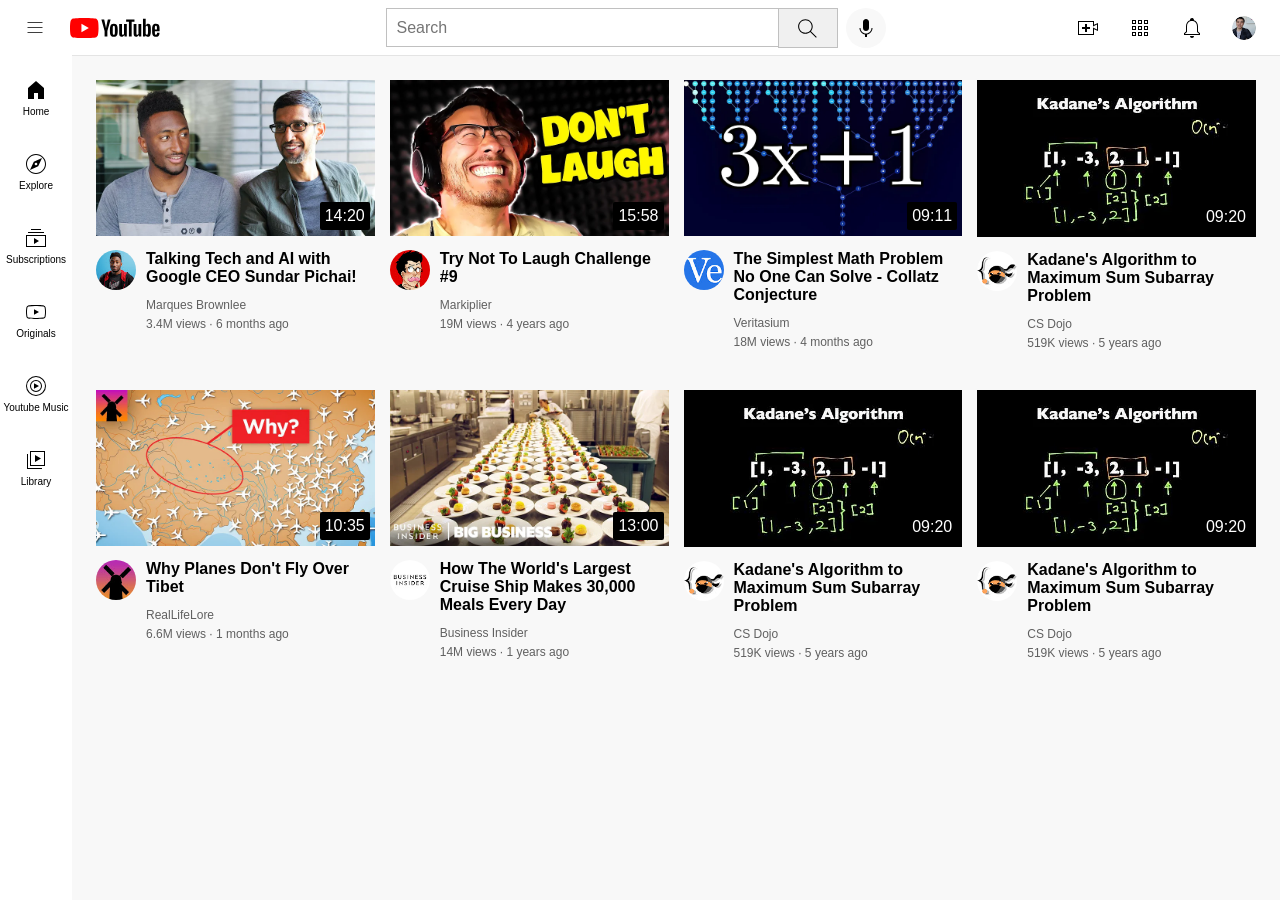
<file: Index.html>
<!DOCTYPE html>
<html>
    <head>
        <title>
            Youtube-Clone
        </title>
        <link rel="stylesheet" href="styles/general.css">
        <link rel="stylesheet" href="styles/header.css">
        <link rel="stylesheet" href="styles/videos.css">
        <link rel="stylesheet" href="styles/sidebar.css">
    </head>
    <body>
        <nav class="header">
            <div class="header_left_section">
                <img src="icons/hamburger-menu.svg" class="three_lines_menu">
                <img src="icons/youtube-logo.svg" class="youtube_logo">
            </div>
            <div class="header_middle_section">
                <input class="search_bar" type="text" placeholder="Search">
                <button class="search_button">
                    <img src="icons/search.svg" class="search_button_icon">
                </button>
                <button class="voice_search_button">
                    <img src="icons/voice-search-icon.svg" class="voice_search_icon">
                </button>
            </div>
            <div class="header_right_section">
                <img src="icons/upload.svg" class="upload"> 
                <img src="icons/youtube-apps.svg" class="youtube_apps"> 
                <img src="icons/notifications.svg" class="notifications">
                <img src="icons/my-channel.jpeg" class="channel_photo">
            </div>
        </nav>
        <div class="side_bar">
            <div class="sidebar_link">
                <img src="sidebar icons/home.svg" class="sidebar_icon">
                <p class="side_bar_icons_name">Home</p>
            </div>
            <div class="sidebar_link">
                <img src="sidebar icons/explore.svg" class="sidebar_icon">
                <p class="side_bar_icons_name">Explore</p>
            </div>
            <div class="sidebar_link">
                <img src="sidebar icons/subscriptions.svg" class="sidebar_icon">
                <p class="side_bar_icons_name">Subscriptions</p>
            </div>
            <div class="sidebar_link">
                <img src="sidebar icons/originals.svg" class="sidebar_icon">
                <p class="side_bar_icons_name">Originals</p>
            </div>
            <div class="sidebar_link">
                <img src="sidebar icons/youtube-music.svg" class="sidebar_icon">
                <p class="side_bar_icons_name">Youtube Music</p>
            </div>
            <div class="sidebar_link">
                <img src="sidebar icons/library.svg" class="sidebar_icon">
                <p class="side_bar_icons_name">Library</p>
            </div>
        </div>
        <div class="grid">
            <div class="video_preview">
                <div class="thumbnail_row">
                    <img src="thumbnails/sa.webp" class="thumbnail">
                    <div class="video_time">14:20</div>
                </div>

                <div class="about_video">
                    <div class="channel_picture">
                        <img src="channel pictures/channel-1.jpeg" class="profile_picture">
                    </div>
                    <div class="video_description">
                        <p class="video_title">
                            Talking Tech and AI with Google CEO Sundar Pichai!
                        </p>
                        <p class="channel_name">
                            Marques Brownlee
                        </p>
                        <p class="video_stats">
                            3.4M views &#183; 6 months ago
                        </p>
                    </div>
                </div>
    
            </div>
            <div class="video_preview">
                <div class="thumbnail_row">
                    <img src="thumbnails/thumbnail-2.webp" class="thumbnail">
                    <div class="video_time">15:58</div>
                </div>
                <div class="about_video">
                    <div class="channel_picture">
                        <img src="channel pictures/channel-2.jpeg" class="profile_picture">
                    </div>
                    <div class="video_description">
                        <p class="video_title">
                            Try Not To Laugh Challenge #9
                        </p>
                        <p class="channel_name">
                            Markiplier
                        </p>
                        <p class="video_stats">
                            19M views &#183; 4 years ago
                        </p>
                    </div>
                </div>
            </div>
            <div class="video_preview">
                <div class="thumbnail_row">
                    <img src="thumbnails/thumbnail-4.webp" class="thumbnail">
                    <div class="video_time">09:11</div>
                </div>
                <div class="about_video">
                    <div class="channel_picture">
                        <img src="channel pictures/channel-4.jpeg" class="profile_picture">
                    </div>
                    <div class="video_description">
                        <p class="video_title">
                            
                            The Simplest Math Problem No One Can Solve - Collatz Conjecture
                        </p>
                        <p class="channel_name">
                            Veritasium
                        </p>
                        <p class="video_stats">
                            18M views &#183; 4 months ago
                        </p>
                    </div>
                </div>
    
            </div>
            <div class="video_preview">
                <div class="thumbnail_row">
                    <img src="thumbnails/thumbnail-5.webp" class="thumbnail">
                    <div class="video_time">09:20</div>
                </div>
                <div class="about_video">
                    <div class="channel_picture">
                        <img src="channel pictures/channel-5.jpeg" class="profile_picture">
                    </div>
                    <div class="video_description">
                        <p class="video_title">
                            
                            Kadane's Algorithm to Maximum Sum Subarray Problem
                        </p>
                        <p class="channel_name">
                            CS Dojo
                        </p>
                        <p class="video_stats">
                            519K views &#183; 5 years ago
                        </p>
                    </div>
                </div>
            </div>
            <div class="video_preview">
                <div class="thumbnail_row"> 
                    <img src="thumbnails/thumbnail-7.webp" class="thumbnail">
                    <div class="video_time">10:35</div>
                </div>
                <div class="about_video">
                    <div class="channel_picture">
                        <img src="channel pictures/channel-7.jpeg" class="profile_picture">
                    </div>
                    <div class="video_description">
                        <p class="video_title">
                            Why Planes Don't Fly Over Tibet
                        </p>
                        <p class="channel_name">
                            RealLifeLore
                        </p>
                        <p class="video_stats">
                            6.6M views &#183; 1 months ago
                        </p>
                    </div>
                </div>
    
            </div>
            <div class="video_preview">
                <div class="thumbnail_row"> 
                    <img src="thumbnails/thumbnail-10.webp" class="thumbnail">
                    <div class="video_time">13:00</div>
                </div>
                <div class="about_video">
                    <div class="channel_picture">
                        <img src="channel pictures/channel-10.jpeg" class="profile_picture">
                    </div>
                    <div class="video_description">
                        <p class="video_title">
                            
                            How The World's Largest Cruise Ship Makes 30,000 Meals Every Day
                        </p>
                        <p class="channel_name">
                            Business Insider
                        </p>
                        <p class="video_stats">
                            14M views &#183; 1 years ago
                        </p>
                    </div>
                </div>
            </div>
            <div class="video_preview">
                <div class="thumbnail_row">
                    <img src="thumbnails/thumbnail-5.webp" class="thumbnail">
                    <div class="video_time">09:20</div>
                </div>
                <div class="about_video">
                    <div class="channel_picture">
                        <img src="channel pictures/channel-5.jpeg" class="profile_picture">
                    </div>
                    <div class="video_description">
                        <p class="video_title">
                            
                            Kadane's Algorithm to Maximum Sum Subarray Problem
                        </p>
                        <p class="channel_name">
                            CS Dojo
                        </p>
                        <p class="video_stats">
                            519K views &#183; 5 years ago
                        </p>
                    </div>
                </div>
            </div>
            <div class="video_preview">
                <div class="thumbnail_row">
                    <img src="thumbnails/thumbnail-5.webp" class="thumbnail">
                    <div class="video_time">09:20</div>
                </div>
                <div class="about_video">
                    <div class="channel_picture">
                        <img src="channel pictures/channel-5.jpeg" class="profile_picture">
                    </div>
                    <div class="video_description">
                        <p class="video_title">
                            
                            Kadane's Algorithm to Maximum Sum Subarray Problem
                        </p>
                        <p class="channel_name">
                            CS Dojo
                        </p>
                        <p class="video_stats">
                            519K views &#183; 5 years ago
                        </p>
                    </div>
                </div>
            </div>
        </div>
    </body>
</html>
</file>
<file: styles/general.css>
p{
    font-family: Arial, Helvetica, sans-serif;
    margin-top: 0px;
    margin-bottom: 0px;
}
body{
    margin: 0px;
    padding-top: 80px;
    height: 300px;
    padding-left: 96px;
    padding-right: 24px;
    background-color: rgb(248,248,248);
}
</file>
<file: styles/header.css>
.header{
    height: 55px;

    display: flex;
    flex-direction: row;
    justify-content: space-between;
  
    position: fixed;
    top: 0;
    left: 0;
    right: 0;
    z-index: 100;
  
    background-color: white;
    border-bottom-width: 1px;
    border-bottom-style: solid;
    border-bottom-color: rgb(228, 228, 228);
}
.header_left_section{
    
 
    display: flex;
    align-items: center;
}
.three_lines_menu{
    height: 20px;
    margin-left: 25px;
    margin-right: 25px;
}
.three_lines_menu:hover{
    cursor: pointer;
}
.youtube_logo{
    height: 20px;

}
.header_middle_section{
    display: flex;
    flex: 1;
    max-width: 500px;
    margin-left: 70px;
    margin-right: 35px;
    align-items: center;

}
.search_bar{
   flex: 1;
   height: 35px;
   padding-left: 10px;
   font-size: 16px;
   border-width: 1px;
   border-style: solid;
   border-color: rgb(192,192,192);
   width: 0;
}
.search_bar::placeholder{
    font-size: 16px;
    font-family: Arial, Helvetica, sans-serif;
}
.search_button{
    height: 40px;
    width: 60px;
    background-color: rgb(240,240,240);
    border-width: 1px;
    border-style: solid;
    border-color: rgb(192,192,192);
    margin-left: -1px;
    margin-right: 8px;
    transition: opacity 0.12s;
    
}
.search_button:hover{
    background-color: lightgray;
    cursor: pointer;
}
.search_button:active{
    opacity: 0.5;
}
.search_button_icon{
    height: 25px;
    margin-top: 4px;
}
.voice_search_button{
    height: 40px;
    width: 40px;
    border-radius: 20px;
    border: none;
    background-color: rgb(248,248,248);
}
.voice_search_icon{
    height: 24px;
    margin-top: 4px;
}

.header_right_section{
    width: 180px;
    display: flex;
    align-items: center;
    justify-content: space-between;
    margin-right: 24px;
    flex-shrink: 0;
    
}
.upload{
    height: 24px;
    
    
}
.upload:hover{
    cursor: pointer;
}
.youtube_apps{
    height: 24px;
}
.youtube_apps:hover{
    cursor: pointer;
}
   
.notifications{
    height: 24px;
}
.notifications:hover{
    cursor: pointer;
}
.channel_photo{
    height: 24px;
    border-radius: 12px;
}
.channel_photo:hover{
    cursor: pointer;
}
</file>
<file: styles/videos.css>
.thumbnail{
    width: 100%;
    object-fit: cover;
    object-position: contain;
}

.video_title{
    margin-top: 0px;
    font-weight: 600;
}
.channel_name{
    color: rgb(96, 96, 96);
    font-size: 12px;
    font-weight: 400;
    margin-top: 12px;
}
.video_stats{
    color: rgb(96, 96, 96);
    font-size: 12px;
    font-weight: 400;
    margin-top: 5px;
}
.video_preview{
    width: 100%;
    display: inline-block;
    vertical-align: top;
    margin-right: 10px;
}
.profile_picture{
    width: 40px;
    border-radius: 50px;
    
}
.channel_picture{
    display: inline-block;
    width: 50px;
    vertical-align: top;
}
.video_description{
    display: inline-block;
    width: 100%;
    
}
.about_video_container{
    display: grid;
    grid-template-columns: 50px 1fr;
    margin-top: 20px;
}
.grid{
    display: grid;
    grid-template-columns: 1fr 1fr 1fr;
    column-gap: 15px;
    row-gap: 40px;
}
@media(max-width:750px){
    .grid{
        grid-template-columns: 1fr 1fr;
    }
}
@media(min-width:751px) and (max-width:999px){
    .grid{
        grid-template-columns: 1fr 1fr 1fr;
    }
}
@media(min-width:1000px){
    .grid{
        grid-template-columns: 1fr 1fr 1fr 1fr;
    }
}
.about_video{
    display: grid;
    grid-template-columns: 50px 1fr;
    margin-top: 10px;
}
.thumbnail_row{
    
    position: relative;
}
.video_time{
    position:absolute;
    background-color: black;
    color: white;
    bottom: 10px;
    right: 5px;
    font-family: Arial, Helvetica, sans-serif;
    padding: 5px;
    border-radius: 2px;
}
</file>
<file: styles/sidebar.css>
.side_bar{
    position: fixed;
    left: 0;
    bottom: 0;
    top: 55px;
    background-color: white;
    width: 72px;
    z-index: 200;
    padding-top: 5px;
}
.sidebar_link{
    height: 74px;
    display: flex;
    justify-content: center;
    align-items: center;
    flex-direction: column;
    cursor: pointer;
   
   
    
}
.sidebar_link:hover{
    background-color:  rgb(235,235,235);
}
.sidebar_icon{
    height: 24px;
    margin-bottom: 4px;

}
.side_bar_icons_name{
    font-family: Arial, Helvetica, sans-serif;
    font-size: 10px;
}
</file>
